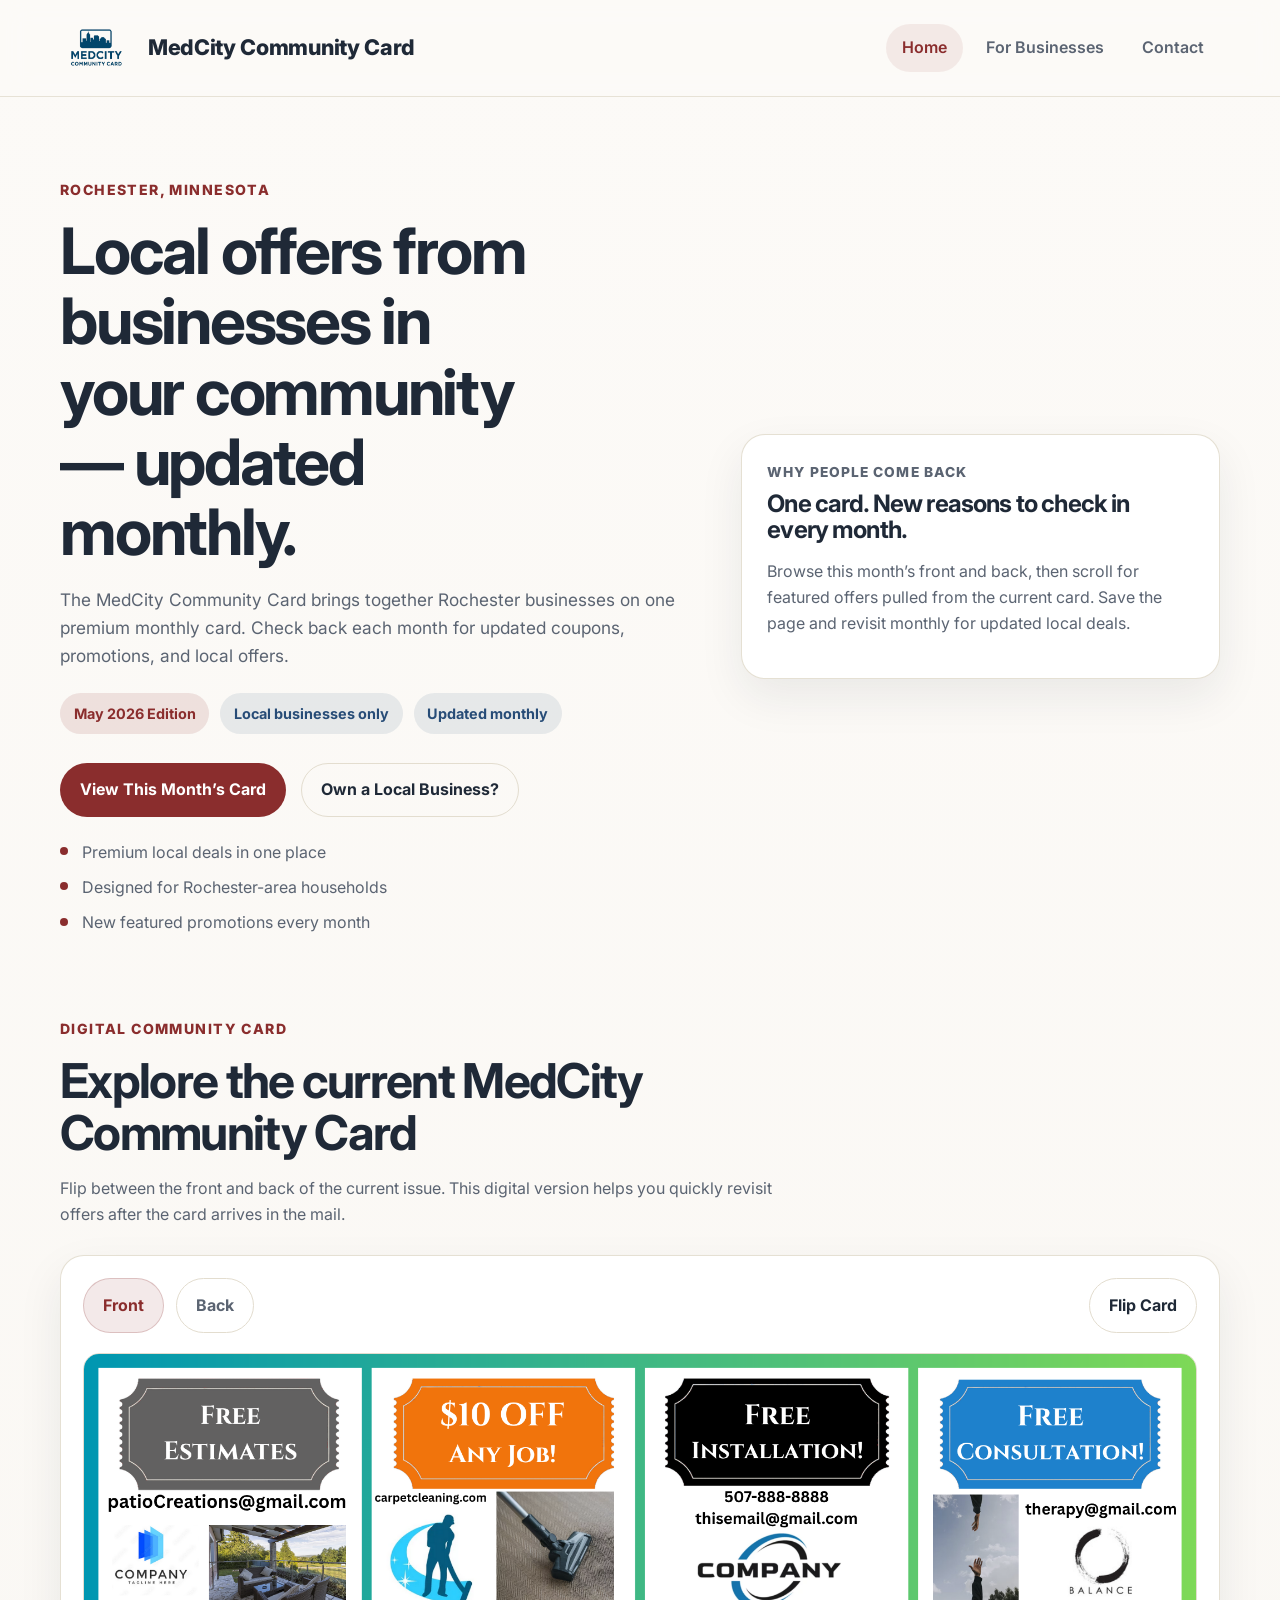
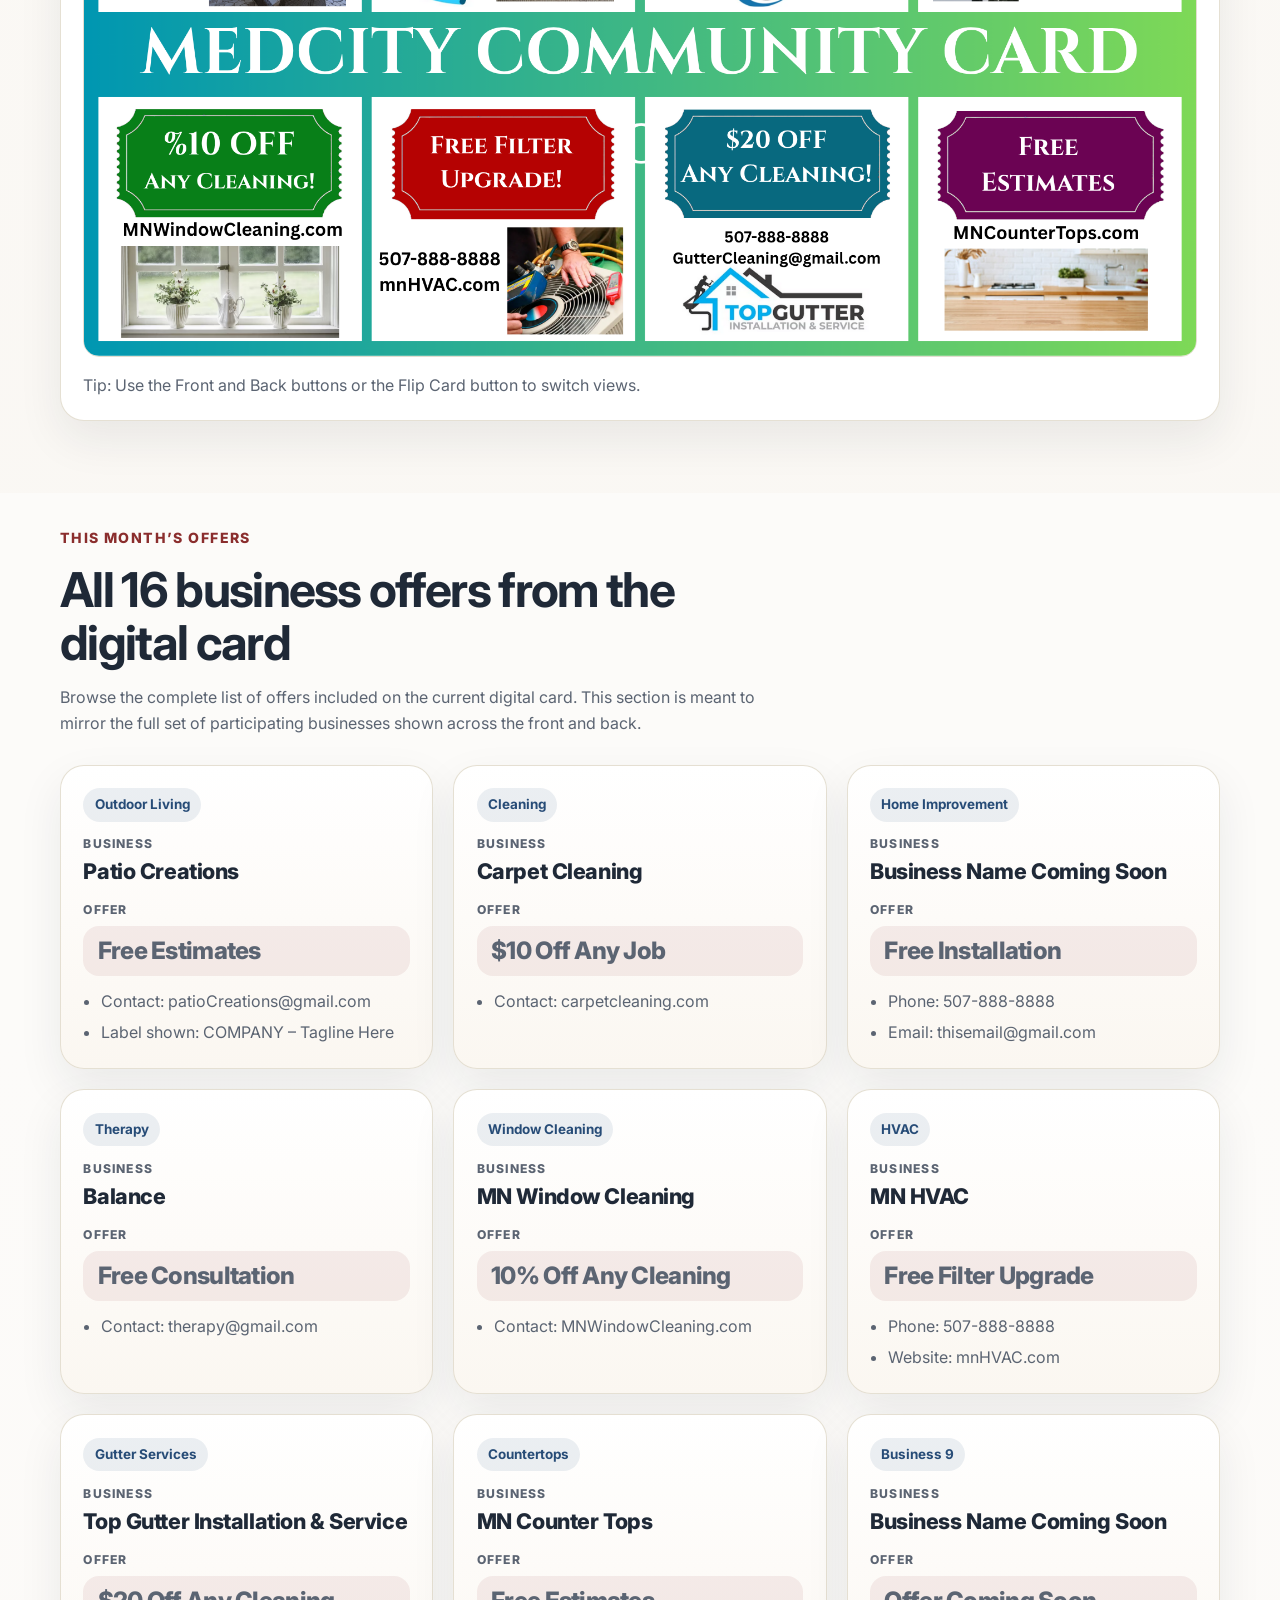
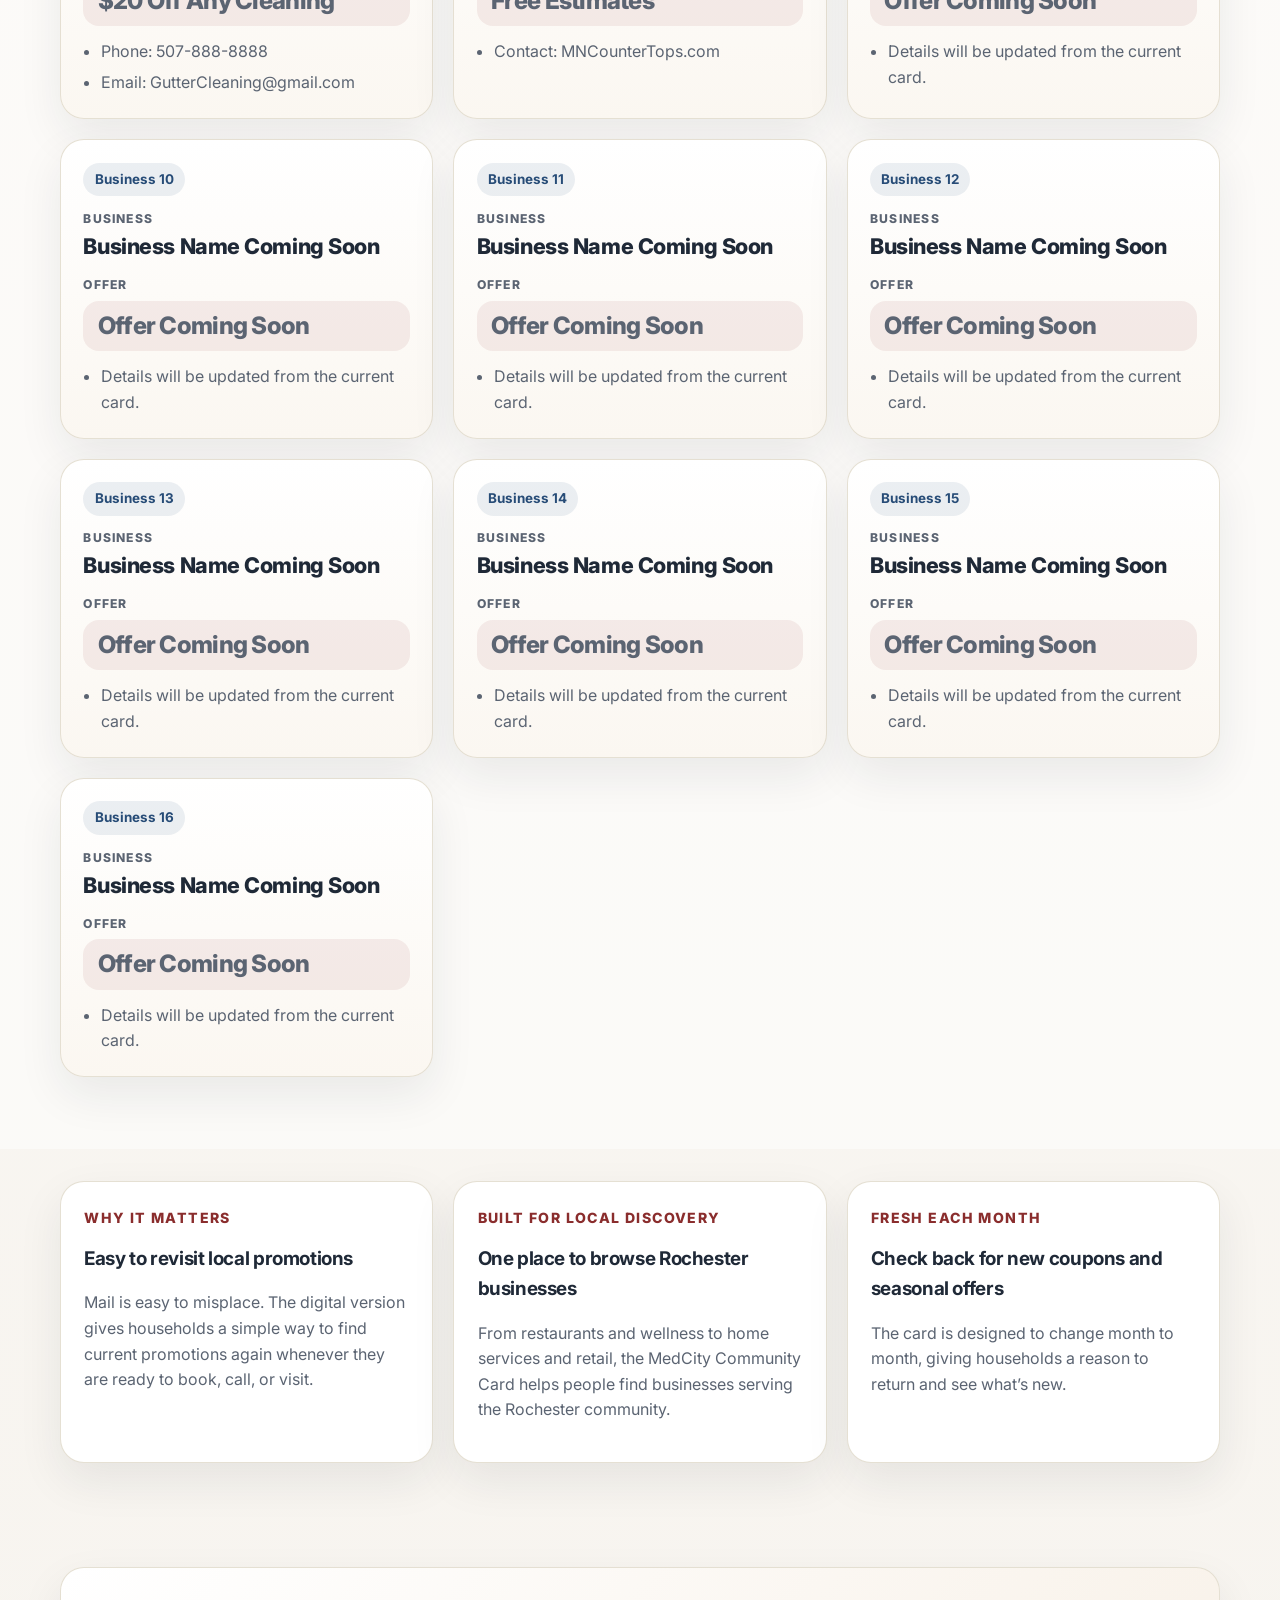
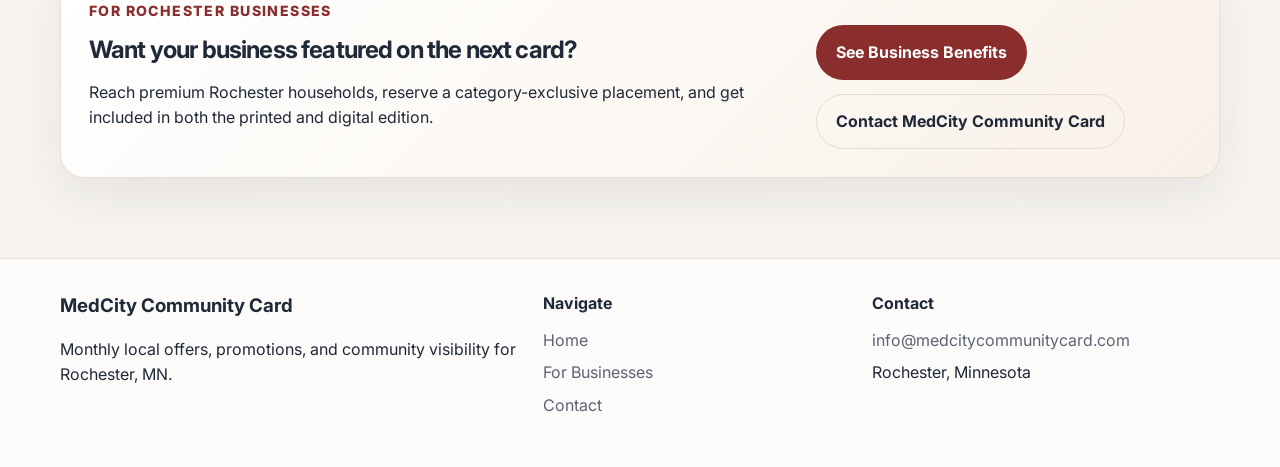
<file: index.html>
<!DOCTYPE html>
<html lang="en">
<head>
  <meta charset="UTF-8" />
  <meta name="viewport" content="width=device-width, initial-scale=1.0" />
  <title>MedCity Community Card | Rochester, MN Local Offers</title>
  <meta
    name="description"
    content="Discover the MedCity Community Card, a monthly digital community card featuring Rochester, Minnesota local offers, coupons, and promotions."
  />
  <meta
    name="keywords"
    content="Rochester MN coupons, Rochester Minnesota local offers, community card, local advertising Rochester MN, MedCity Community Card, Rochester businesses"
  />
  <meta name="author" content="MedCity Community Card" />
  <meta name="robots" content="index, follow" />
  <link rel="canonical" href="https://medcitycommunitycard.com/" />
  <meta property="og:type" content="website" />
  <meta property="og:title" content="MedCity Community Card | Rochester, MN Local Offers" />
  <meta
    property="og:description"
    content="Browse local Rochester, Minnesota offers, coupons, and promotions on the MedCity Community Card."
  />
  <meta property="og:url" content="https://medcitycommunitycard.com/" />
  <meta property="og:image" content="https://medcitycommunitycard.com/Images/Logo.png" />
  <meta property="og:site_name" content="MedCity Community Card" />
  <meta name="twitter:card" content="summary_large_image" />
  <meta name="twitter:title" content="MedCity Community Card | Rochester, MN Local Offers" />
  <meta
    name="twitter:description"
    content="Browse local Rochester, Minnesota offers, coupons, and promotions on the MedCity Community Card."
  />
  <meta name="twitter:image" content="https://medcitycommunitycard.com/Images/Logo.png" />
  <link rel="preconnect" href="https://fonts.googleapis.com" />
  <link rel="preconnect" href="https://fonts.gstatic.com" crossorigin />
  <link
    href="https://fonts.googleapis.com/css2?family=Inter:wght@400;500;600;700;800&display=swap"
    rel="stylesheet"
  />
  <link rel="stylesheet" href="styles.css" />
</head>
<body data-page="home">
  <a class="skip-link" href="#main-content">Skip to content</a>

  <header class="site-header">
    <div class="container header-inner">
      <a class="brand" href="index.html" aria-label="MedCity Community Card home">
        <img src="Images/Logo.png" alt="MedCity Community Card logo" class="brand-logo" />
        <span class="brand-text">MedCity Community Card</span>
      </a>

      <button class="nav-toggle" type="button" aria-expanded="false" aria-controls="site-nav">
        <span class="nav-toggle-bar"></span>
        <span class="nav-toggle-bar"></span>
        <span class="nav-toggle-bar"></span>
        <span class="sr-only">Toggle navigation</span>
      </button>

      <nav id="site-nav" class="site-nav" aria-label="Primary">
        <a href="index.html" class="nav-link active">Home</a>
        <a href="advertisers.html" class="nav-link">For Businesses</a>
        <a href="contact.html" class="nav-link">Contact</a>
      </nav>
    </div>
  </header>

  <main id="main-content">
    <section class="hero hero-home">
      <div class="container hero-grid">
        <div class="hero-copy">
          <span class="eyebrow">Rochester, Minnesota</span>
          <h1>Local offers from businesses in your community — updated monthly.</h1>
          <p class="hero-text">
            The MedCity Community Card brings together Rochester businesses on one premium monthly card.
            Check back each month for updated coupons, promotions, and local offers.
          </p>

          <div class="hero-badges">
            <span class="badge">May 2026 Edition</span>
            <span class="badge badge-alt">Local businesses only</span>
            <span class="badge badge-alt">Updated monthly</span>
          </div>

          <div class="hero-actions">
            <a class="button button-primary" href="#current-card">View This Month’s Card</a>
            <a class="button button-secondary" href="advertisers.html">Own a Local Business?</a>
          </div>

          <ul class="hero-points">
            <li>Premium local deals in one place</li>
            <li>Designed for Rochester-area households</li>
            <li>New featured promotions every month</li>
          </ul>
        </div>

        <div class="hero-panel card-summary-panel">
          <p class="panel-label">Why people come back</p>
          <h2>One card. New reasons to check in every month.</h2>
          <p>
            Browse this month’s front and back, then scroll for featured offers pulled from the current
            card. Save the page and revisit monthly for updated local deals.
          </p>
        </div>
      </div>
    </section>

    <section id="current-card" class="section">
      <div class="container">
        <div class="section-heading">
          <span class="eyebrow">Digital Community Card</span>
          <h2>Explore the current MedCity Community Card</h2>
          <p>
            Flip between the front and back of the current issue. This digital version helps you quickly
            revisit offers after the card arrives in the mail.
          </p>
        </div>

        <div class="card-viewer">
          <div class="card-viewer-toolbar">
            <div class="toolbar-group" role="tablist" aria-label="Card sides">
              <button class="button button-chip is-selected card-side-button" type="button" data-side="front" role="tab" aria-selected="true">
                Front
              </button>
              <button class="button button-chip card-side-button" type="button" data-side="back" role="tab" aria-selected="false">
                Back
              </button>
            </div>

            <button id="flip-card-button" class="button button-secondary" type="button" aria-pressed="false">
              Flip Card
            </button>
          </div>

          <div class="card-stage">
            <div class="community-card" id="community-card" data-side="front" aria-live="polite">
              <div class="community-card-face community-card-front">
                <img
                  src="Images/Community_Card_Front.png"
                  alt="Front side of the current MedCity Community Card"
                  loading="eager"
                />
              </div>
              <div class="community-card-face community-card-back">
                <img
                  src="Images/Community_Card_Back.png"
                  alt="Back side of the current MedCity Community Card"
                  loading="lazy"
                />
              </div>
            </div>
          </div>

          <p class="viewer-note">
            Tip: Use the Front and Back buttons or the Flip Card button to switch views.
          </p>
        </div>
      </div>
    </section>

    <section class="section section-alt">
      <div class="container">
        <div class="section-heading">
          <span class="eyebrow">This Month’s Offers</span>
          <h2>All 16 business offers from the digital card</h2>
          <p>
            Browse the complete list of offers included on the current digital card. This section is meant
            to mirror the full set of participating businesses shown across the front and back.
          </p>
        </div>

        <div id="featured-offers" class="offers-grid" aria-live="polite"></div>
      </div>
    </section>

    <section class="section">
      <div class="container info-grid">
        <div class="info-card">
          <span class="eyebrow">Why it matters</span>
          <h3>Easy to revisit local promotions</h3>
          <p>
            Mail is easy to misplace. The digital version gives households a simple way to find current
            promotions again whenever they are ready to book, call, or visit.
          </p>
        </div>

        <div class="info-card">
          <span class="eyebrow">Built for local discovery</span>
          <h3>One place to browse Rochester businesses</h3>
          <p>
            From restaurants and wellness to home services and retail, the MedCity Community Card helps
            people find businesses serving the Rochester community.
          </p>
        </div>

        <div class="info-card">
          <span class="eyebrow">Fresh each month</span>
          <h3>Check back for new coupons and seasonal offers</h3>
          <p>
            The card is designed to change month to month, giving households a reason to return and see
            what’s new.
          </p>
        </div>
      </div>
    </section>

    <section class="section cta-section">
      <div class="container cta-panel">
        <div>
          <span class="eyebrow">For Rochester Businesses</span>
          <h2>Want your business featured on the next card?</h2>
          <p>
            Reach premium Rochester households, reserve a category-exclusive placement, and get included in
            both the printed and digital edition.
          </p>
        </div>

        <div class="cta-actions">
          <a class="button button-primary" href="advertisers.html">See Business Benefits</a>
          <a class="button button-secondary" href="contact.html">Contact MedCity Community Card</a>
        </div>
      </div>
    </section>
  </main>

  <footer class="site-footer">
    <div class="container footer-grid">
      <div>
        <h3>MedCity Community Card</h3>
        <p>Monthly local offers, promotions, and community visibility for Rochester, MN.</p>
      </div>

      <div>
        <h4>Navigate</h4>
        <ul class="footer-links">
          <li><a href="index.html">Home</a></li>
          <li><a href="advertisers.html">For Businesses</a></li>
          <li><a href="contact.html">Contact</a></li>
        </ul>
      </div>

      <div>
        <h4>Contact</h4>
        <ul class="footer-links">
          <li><a href="mailto:info@medcitycommunitycard.com">info@medcitycommunitycard.com</a></li>
          <!-- <li><a href="tel:5079999999">507-999-9999</a></li> -->
          <li>Rochester, Minnesota</li>
        </ul>
      </div>
    </div>
  </footer>

  <script src="script.js"></script>
</body>
</html>
</file>
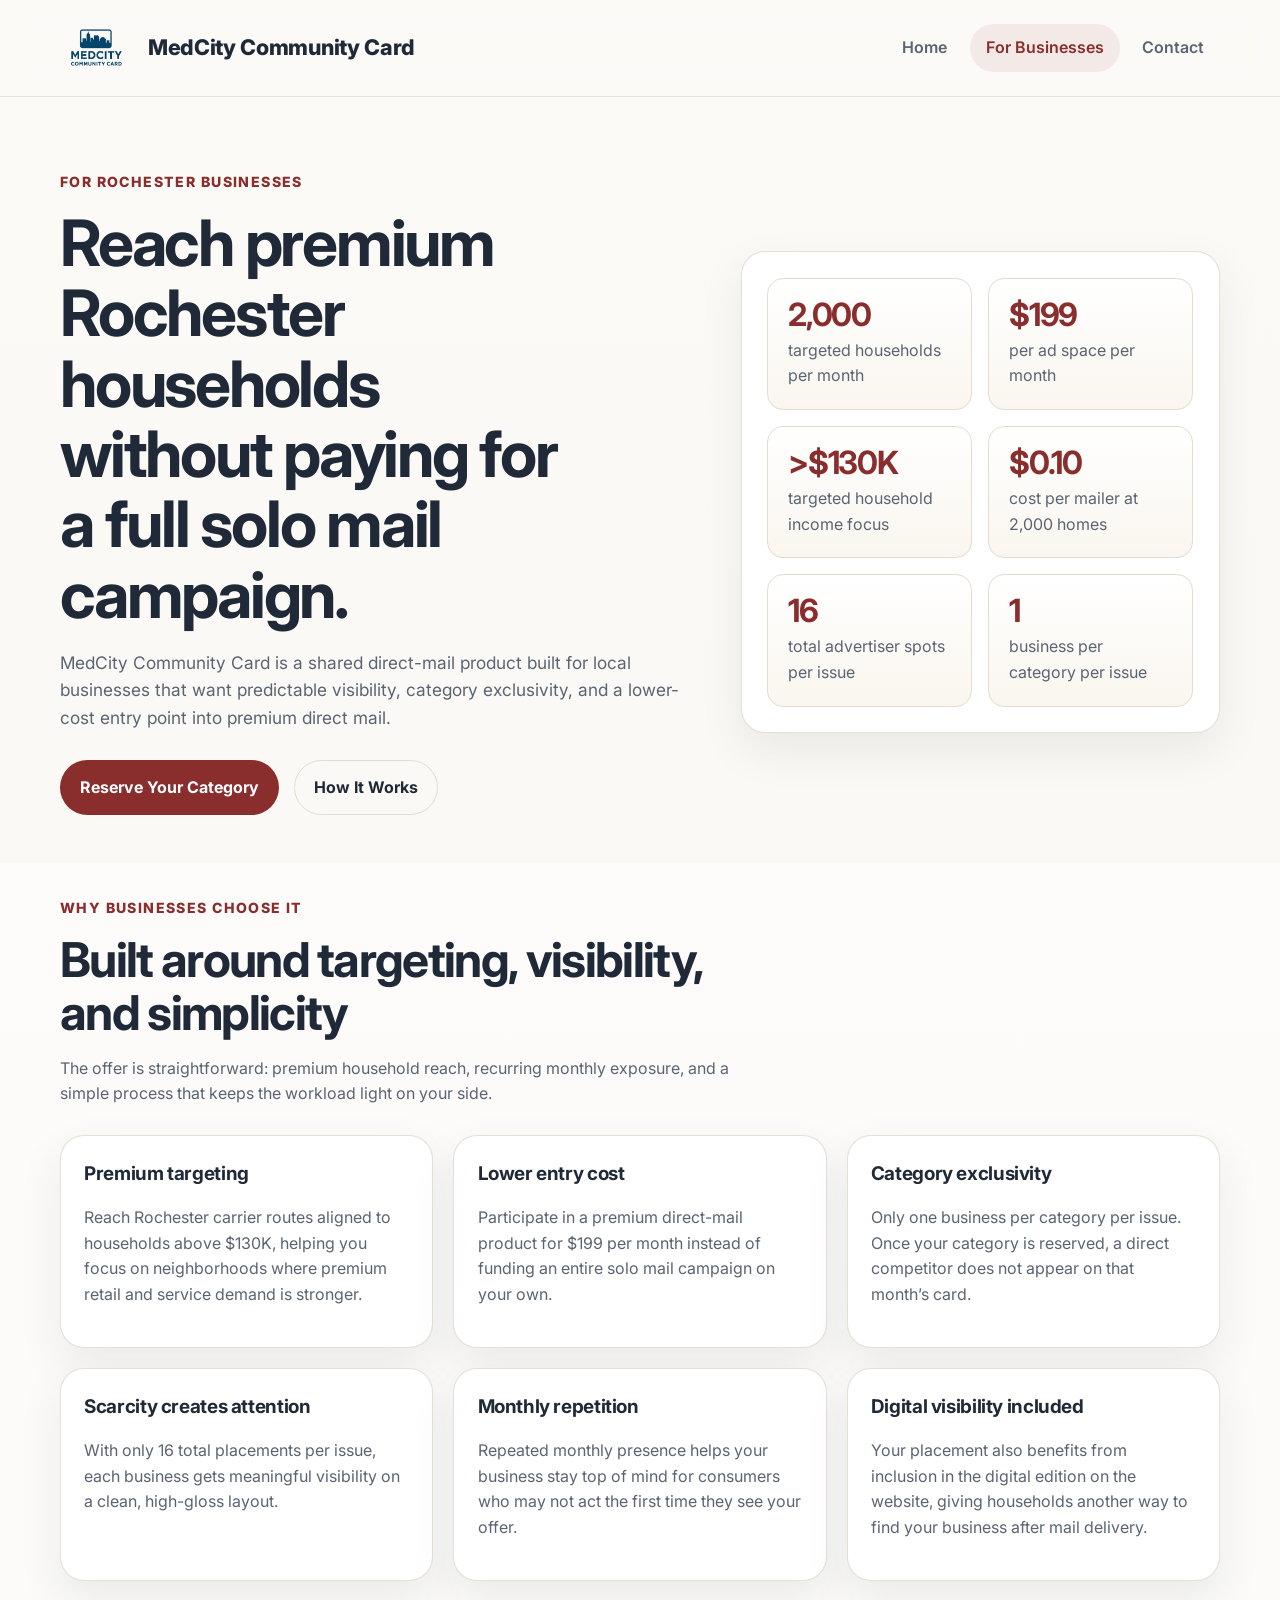
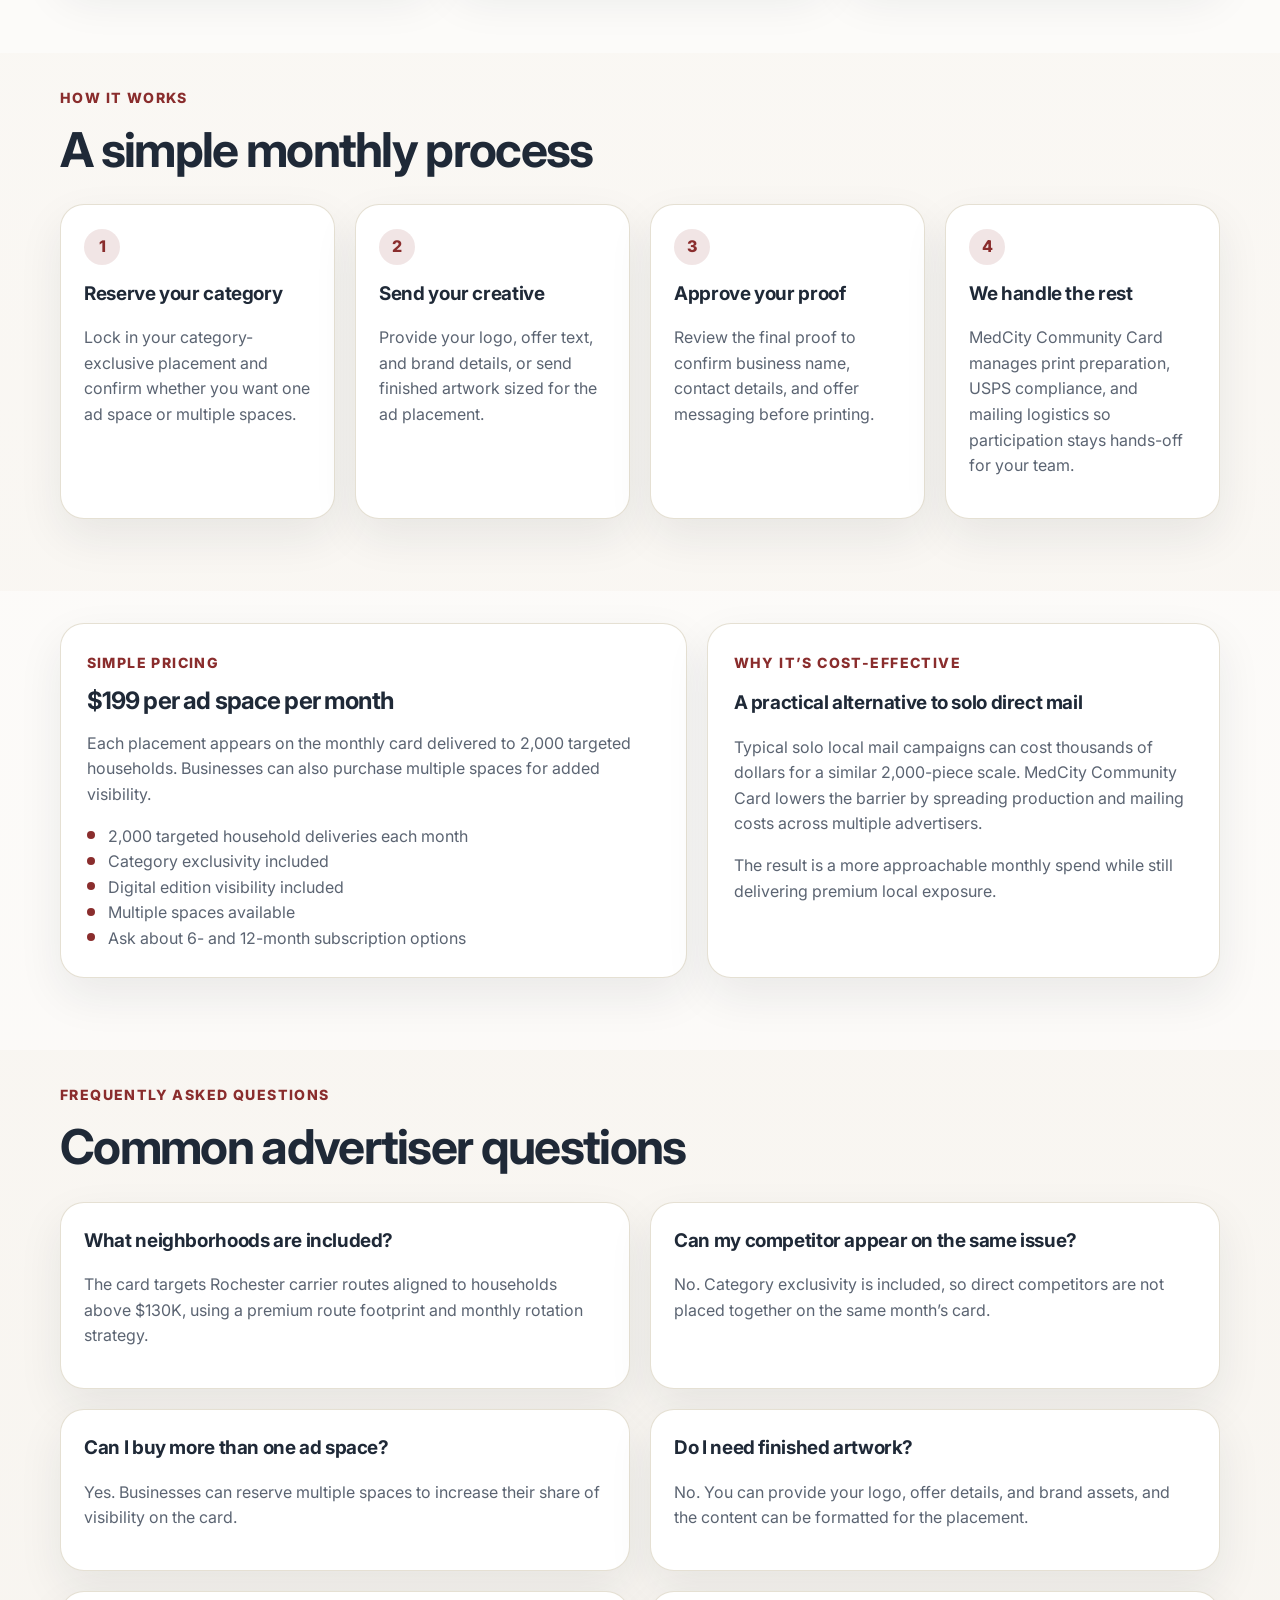
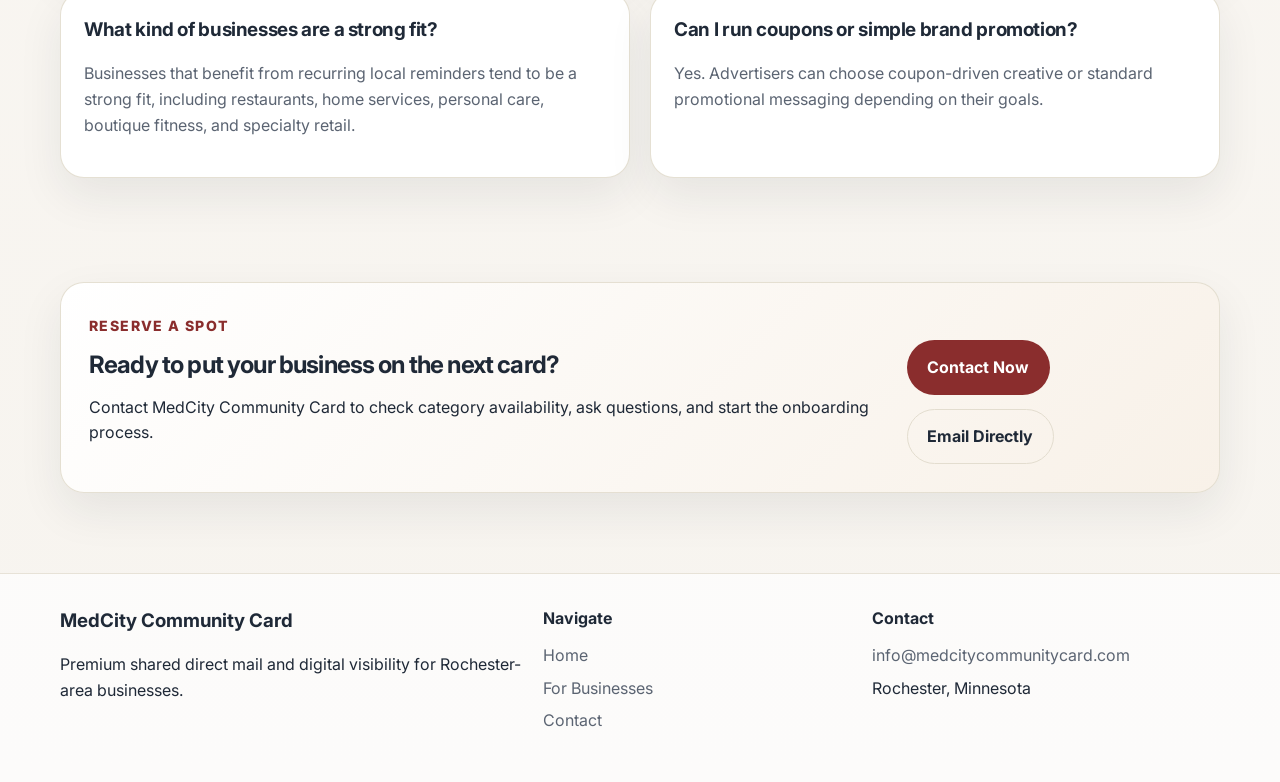
<file: advertisers.html>
<!DOCTYPE html>
<html lang="en">
<head>
  <meta charset="UTF-8" />
  <meta name="viewport" content="width=device-width, initial-scale=1.0" />
  <title>For Businesses | MedCity Community Card</title>
  <meta
    name="description"
    content="Learn why Rochester businesses advertise with MedCity Community Card to reach premium households with a lower entry cost than solo direct mail."
  />
  <meta
    name="keywords"
    content="Rochester MN advertising, direct mail advertising Rochester, local business marketing Rochester MN, shared mailer Rochester, MedCity Community Card advertisers"
  />
  <meta name="author" content="MedCity Community Card" />
  <meta name="robots" content="index, follow" />
  <link rel="canonical" href="https://medcitycommunitycard.com/advertisers.html" />
  <meta property="og:type" content="website" />
  <meta property="og:title" content="For Businesses | MedCity Community Card" />
  <meta
    property="og:description"
    content="See why Rochester businesses use MedCity Community Card for premium neighborhood visibility and category-exclusive placement."
  />
  <meta property="og:url" content="https://medcitycommunitycard.com/advertisers.html" />
  <meta property="og:image" content="https://medcitycommunitycard.com/Images/Logo.png" />
  <meta property="og:site_name" content="MedCity Community Card" />
  <meta name="twitter:card" content="summary_large_image" />
  <meta name="twitter:title" content="For Businesses | MedCity Community Card" />
  <meta
    name="twitter:description"
    content="See why Rochester businesses use MedCity Community Card for premium neighborhood visibility and category-exclusive placement."
  />
  <meta name="twitter:image" content="https://medcitycommunitycard.com/Images/Logo.png" />
  <link rel="preconnect" href="https://fonts.googleapis.com" />
  <link rel="preconnect" href="https://fonts.gstatic.com" crossorigin />
  <link
    href="https://fonts.googleapis.com/css2?family=Inter:wght@400;500;600;700;800&display=swap"
    rel="stylesheet"
  />
  <link rel="stylesheet" href="styles.css" />
</head>
<body data-page="advertisers">
  <a class="skip-link" href="#main-content">Skip to content</a>

  <header class="site-header">
    <div class="container header-inner">
      <a class="brand" href="index.html" aria-label="MedCity Community Card home">
        <img src="Images/Logo.png" alt="MedCity Community Card logo" class="brand-logo" />
        <span class="brand-text">MedCity Community Card</span>
      </a>

      <button class="nav-toggle" type="button" aria-expanded="false" aria-controls="site-nav">
        <span class="nav-toggle-bar"></span>
        <span class="nav-toggle-bar"></span>
        <span class="nav-toggle-bar"></span>
        <span class="sr-only">Toggle navigation</span>
      </button>

      <nav id="site-nav" class="site-nav" aria-label="Primary">
        <a href="index.html" class="nav-link">Home</a>
        <a href="advertisers.html" class="nav-link active">For Businesses</a>
        <a href="contact.html" class="nav-link">Contact</a>
      </nav>
    </div>
  </header>

  <main id="main-content">
    <section class="hero">
      <div class="container hero-grid">
        <div class="hero-copy">
          <span class="eyebrow">For Rochester Businesses</span>
          <h1>Reach premium Rochester households without paying for a full solo mail campaign.</h1>
          <p class="hero-text">
            MedCity Community Card is a shared direct-mail product built for local businesses that want
            predictable visibility, category exclusivity, and a lower-cost entry point into premium direct
            mail.
          </p>

          <div class="hero-actions">
            <a class="button button-primary" href="contact.html">Reserve Your Category</a>
            <a class="button button-secondary" href="#how-it-works">How It Works</a>
          </div>
        </div>

        <div class="hero-panel stats-panel">
          <div class="stat-item">
            <strong>2,000</strong>
            <span>targeted households per month</span>
          </div>
          <div class="stat-item">
            <strong>$199</strong>
            <span>per ad space per month</span>
          </div>
          <div class="stat-item">
            <strong>>$130K</strong>
            <span>targeted household income focus</span>
          </div>
          <div class="stat-item">
            <strong>$0.10</strong>
            <span>cost per mailer at 2,000 homes</span>
          </div>
          <div class="stat-item">
            <strong>16</strong>
            <span>total advertiser spots per issue</span>
          </div>
          <div class="stat-item">
            <strong>1</strong>
            <span>business per category per issue</span>
          </div>
        </div>
      </div>
    </section>

    <section class="section section-alt">
      <div class="container">
        <div class="section-heading">
          <span class="eyebrow">Why Businesses Choose It</span>
          <h2>Built around targeting, visibility, and simplicity</h2>
          <p>
            The offer is straightforward: premium household reach, recurring monthly exposure, and a simple
            process that keeps the workload light on your side.
          </p>
        </div>

        <div class="benefits-grid">
          <article class="info-card">
            <h3>Premium targeting</h3>
            <p>
              Reach Rochester carrier routes aligned to households above $130K, helping you focus on
              neighborhoods where premium retail and service demand is stronger.
            </p>
          </article>

          <article class="info-card">
            <h3>Lower entry cost</h3>
            <p>
              Participate in a premium direct-mail product for $199 per month instead of funding an entire
              solo mail campaign on your own.
            </p>
          </article>

          <article class="info-card">
            <h3>Category exclusivity</h3>
            <p>
              Only one business per category per issue. Once your category is reserved, a direct competitor
              does not appear on that month’s card.
            </p>
          </article>

          <article class="info-card">
            <h3>Scarcity creates attention</h3>
            <p>
              With only 16 total placements per issue, each business gets meaningful visibility on a clean,
              high-gloss layout.
            </p>
          </article>

          <article class="info-card">
            <h3>Monthly repetition</h3>
            <p>
              Repeated monthly presence helps your business stay top of mind for consumers who may not act
              the first time they see your offer.
            </p>
          </article>

          <article class="info-card">
            <h3>Digital visibility included</h3>
            <p>
              Your placement also benefits from inclusion in the digital edition on the website, giving
              households another way to find your business after mail delivery.
            </p>
          </article>
        </div>
      </div>
    </section>

    <section id="how-it-works" class="section">
      <div class="container">
        <div class="section-heading">
          <span class="eyebrow">How It Works</span>
          <h2>A simple monthly process</h2>
        </div>

        <div class="steps-grid">
          <article class="step-card">
            <span class="step-number">1</span>
            <h3>Reserve your category</h3>
            <p>
              Lock in your category-exclusive placement and confirm whether you want one ad space or
              multiple spaces.
            </p>
          </article>

          <article class="step-card">
            <span class="step-number">2</span>
            <h3>Send your creative</h3>
            <p>
              Provide your logo, offer text, and brand details, or send finished artwork sized for the ad
              placement.
            </p>
          </article>

          <article class="step-card">
            <span class="step-number">3</span>
            <h3>Approve your proof</h3>
            <p>
              Review the final proof to confirm business name, contact details, and offer messaging before
              printing.
            </p>
          </article>

          <article class="step-card">
            <span class="step-number">4</span>
            <h3>We handle the rest</h3>
            <p>
              MedCity Community Card manages print preparation, USPS compliance, and mailing logistics so
              participation stays hands-off for your team.
            </p>
          </article>
        </div>
      </div>
    </section>

    <section class="section section-alt">
      <div class="container pricing-layout">
        <div class="pricing-card">
          <span class="eyebrow">Simple Pricing</span>
          <h2>$199 per ad space per month</h2>
          <p>
            Each placement appears on the monthly card delivered to 2,000 targeted households. Businesses
            can also purchase multiple spaces for added visibility.
          </p>

          <ul class="feature-list">
            <li>2,000 targeted household deliveries each month</li>
            <li>Category exclusivity included</li>
            <li>Digital edition visibility included</li>
            <li>Multiple spaces available</li>
            <li>Ask about 6- and 12-month subscription options</li>
          </ul>
        </div>

        <div class="comparison-card">
          <span class="eyebrow">Why It’s Cost-Effective</span>
          <h3>A practical alternative to solo direct mail</h3>
          <p>
            Typical solo local mail campaigns can cost thousands of dollars for a similar 2,000-piece scale.
            MedCity Community Card lowers the barrier by spreading production and mailing costs across
            multiple advertisers.
          </p>
          <p>
            The result is a more approachable monthly spend while still delivering premium local exposure.
          </p>
        </div>
      </div>
    </section>

    <section class="section">
      <div class="container">
        <div class="section-heading">
          <span class="eyebrow">Frequently Asked Questions</span>
          <h2>Common advertiser questions</h2>
        </div>

        <div class="faq-list">
          <article class="faq-item">
            <h3>What neighborhoods are included?</h3>
            <p>
              The card targets Rochester carrier routes aligned to households above $130K, using a premium
              route footprint and monthly rotation strategy.
            </p>
          </article>

          <article class="faq-item">
            <h3>Can my competitor appear on the same issue?</h3>
            <p>
              No. Category exclusivity is included, so direct competitors are not placed together on the
              same month’s card.
            </p>
          </article>

          <article class="faq-item">
            <h3>Can I buy more than one ad space?</h3>
            <p>
              Yes. Businesses can reserve multiple spaces to increase their share of visibility on the card.
            </p>
          </article>

          <article class="faq-item">
            <h3>Do I need finished artwork?</h3>
            <p>
              No. You can provide your logo, offer details, and brand assets, and the content can be
              formatted for the placement.
            </p>
          </article>

          <article class="faq-item">
            <h3>What kind of businesses are a strong fit?</h3>
            <p>
              Businesses that benefit from recurring local reminders tend to be a strong fit, including
              restaurants, home services, personal care, boutique fitness, and specialty retail.
            </p>
          </article>

          <article class="faq-item">
            <h3>Can I run coupons or simple brand promotion?</h3>
            <p>
              Yes. Advertisers can choose coupon-driven creative or standard promotional messaging depending
              on their goals.
            </p>
          </article>
        </div>
      </div>
    </section>

    <section class="section cta-section">
      <div class="container cta-panel">
        <div>
          <span class="eyebrow">Reserve a Spot</span>
          <h2>Ready to put your business on the next card?</h2>
          <p>
            Contact MedCity Community Card to check category availability, ask questions, and start the
            onboarding process.
          </p>
        </div>

        <div class="cta-actions">
          <a class="button button-primary" href="contact.html">Contact Now</a>
          <a class="button button-secondary" href="mailto:info@medcitycommunitycard.com">Email Directly</a>
        </div>
      </div>
    </section>
  </main>

  <footer class="site-footer">
    <div class="container footer-grid">
      <div>
        <h3>MedCity Community Card</h3>
        <p>Premium shared direct mail and digital visibility for Rochester-area businesses.</p>
      </div>

      <div>
        <h4>Navigate</h4>
        <ul class="footer-links">
          <li><a href="index.html">Home</a></li>
          <li><a href="advertisers.html">For Businesses</a></li>
          <li><a href="contact.html">Contact</a></li>
        </ul>
      </div>

      <div>
        <h4>Contact</h4>
        <ul class="footer-links">
          <li><a href="mailto:info@medcitycommunitycard.com">info@medcitycommunitycard.com</a></li>
          <!-- <li><a href="tel:5079999999">507-999-9999</a></li> -->
          <li>Rochester, Minnesota</li>
        </ul>
      </div>
    </div>
  </footer>

  <script src="script.js"></script>
</body>
</html>
</file>
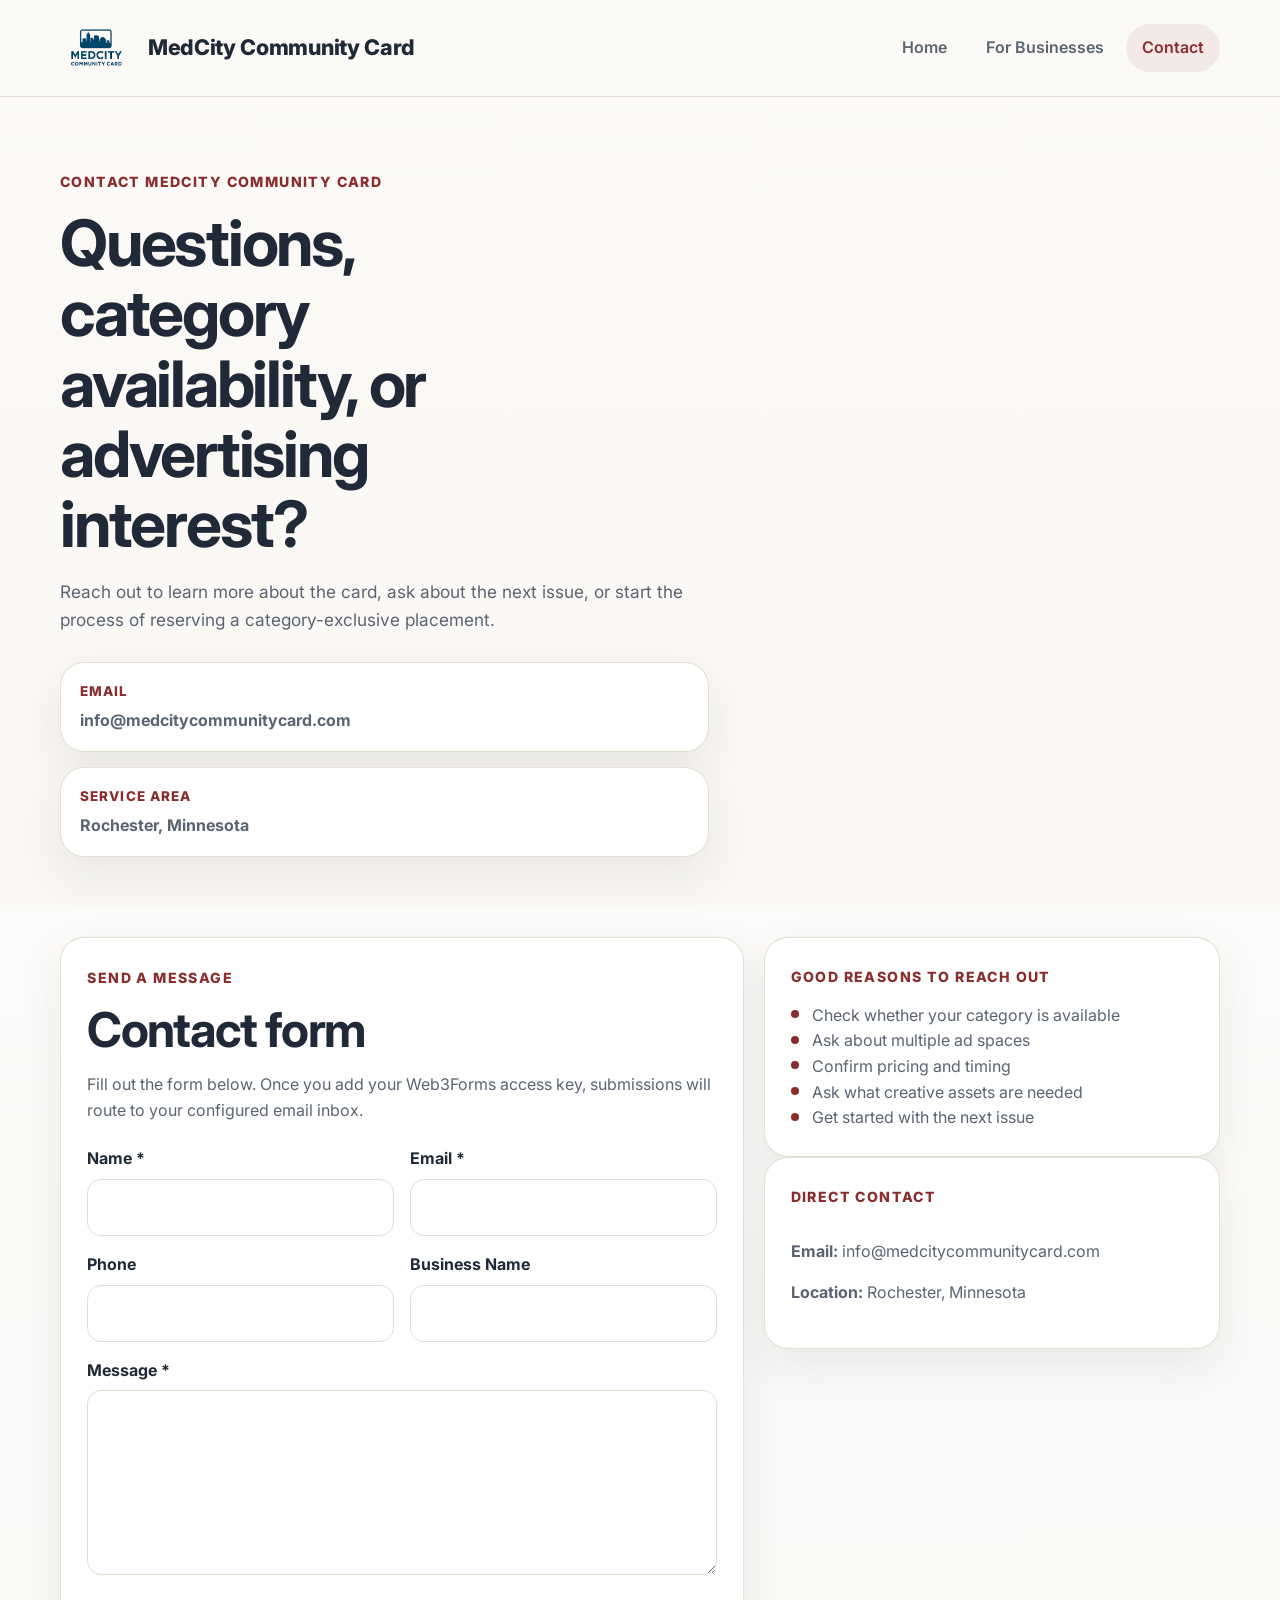
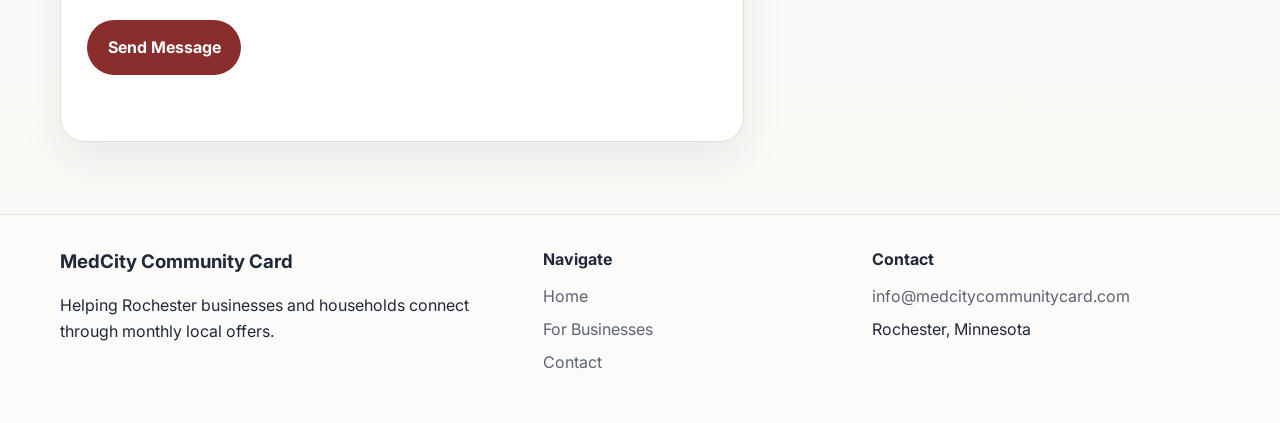
<file: contact.html>
<!DOCTYPE html>
<html lang="en">
<head>
  <meta charset="UTF-8" />
  <meta name="viewport" content="width=device-width, initial-scale=1.0" />
  <title>Contact | MedCity Community Card</title>
  <meta
    name="description"
    content="Contact MedCity Community Card to ask about local advertising, category availability, or general questions."
  />
  <meta
    name="keywords"
    content="contact MedCity Community Card, Rochester MN advertising contact, local advertising Rochester Minnesota, MedCity Community Card email, Rochester business mailer contact"
  />
  <meta name="author" content="MedCity Community Card" />
  <meta name="robots" content="index, follow" />
  <link rel="canonical" href="https://medcitycommunitycard.com/contact.html" />
  <meta property="og:type" content="website" />
  <meta property="og:title" content="Contact | MedCity Community Card" />
  <meta
    property="og:description"
    content="Get in touch with MedCity Community Card about category availability, local advertising, and business inquiries in Rochester, Minnesota."
  />
  <meta property="og:url" content="https://medcitycommunitycard.com/contact.html" />
  <meta property="og:image" content="https://medcitycommunitycard.com/Images/Logo.png" />
  <meta property="og:site_name" content="MedCity Community Card" />
  <meta name="twitter:card" content="summary_large_image" />
  <meta name="twitter:title" content="Contact | MedCity Community Card" />
  <meta
    name="twitter:description"
    content="Get in touch with MedCity Community Card about category availability, local advertising, and business inquiries in Rochester, Minnesota."
  />
  <meta name="twitter:image" content="https://medcitycommunitycard.com/Images/Logo.png" />
  <link rel="preconnect" href="https://fonts.googleapis.com" />
  <link rel="preconnect" href="https://fonts.gstatic.com" crossorigin />
  <link
    href="https://fonts.googleapis.com/css2?family=Inter:wght@400;500;600;700;800&display=swap"
    rel="stylesheet"
  />
  <link rel="stylesheet" href="styles.css" />
</head>
<body data-page="contact">
  <a class="skip-link" href="#main-content">Skip to content</a>

  <header class="site-header">
    <div class="container header-inner">
      <a class="brand" href="index.html" aria-label="MedCity Community Card home">
        <img src="Images/Logo.png" alt="MedCity Community Card logo" class="brand-logo" />
        <span class="brand-text">MedCity Community Card</span>
      </a>

      <button class="nav-toggle" type="button" aria-expanded="false" aria-controls="site-nav">
        <span class="nav-toggle-bar"></span>
        <span class="nav-toggle-bar"></span>
        <span class="nav-toggle-bar"></span>
        <span class="sr-only">Toggle navigation</span>
      </button>

      <nav id="site-nav" class="site-nav" aria-label="Primary">
        <a href="index.html" class="nav-link">Home</a>
        <a href="advertisers.html" class="nav-link">For Businesses</a>
        <a href="contact.html" class="nav-link active">Contact</a>
      </nav>
    </div>
  </header>

  <main id="main-content">
    <section class="hero">
      <div class="container hero-grid">
        <div class="hero-copy">
          <span class="eyebrow">Contact MedCity Community Card</span>
          <h1>Questions, category availability, or advertising interest?</h1>
          <p class="hero-text">
            Reach out to learn more about the card, ask about the next issue, or start the process of
            reserving a category-exclusive placement.
          </p>

          <div class="contact-detail-list">
            <a class="contact-detail-card" href="mailto:info@medcitycommunitycard.com">
              <span class="contact-label">Email</span>
              <strong>info@medcitycommunitycard.com</strong>
            </a>

            <!--
            <a class="contact-detail-card" href="tel:5079999999">
              <span class="contact-label">Phone</span>
              <strong>507-999-9999</strong>
            </a>
            -->

            <div class="contact-detail-card">
              <span class="contact-label">Service Area</span>
              <strong>Rochester, Minnesota</strong>
            </div>
          </div>
        </div>

      </div>
    </section>

    <section class="section section-alt">
      <div class="container contact-grid">
        <div class="contact-form-wrapper">
          <div class="section-heading left-aligned">
            <span class="eyebrow">Send a Message</span>
            <h2>Contact form</h2>
            <p>
              Fill out the form below. Once you add your Web3Forms access key, submissions will route to
              your configured email inbox.
            </p>
          </div>

          <form
            id="contact-form"
            class="contact-form"
            action="https://api.web3forms.com/submit"
            method="POST"
          >
            <input type="hidden" name="access_key" value="ee5f2fcb-dbaf-446a-8c5f-33ebb8f3b4c1" />
            <input type="hidden" name="subject" value="New MedCity Community Card Website Inquiry" />
            <input type="hidden" name="from_name" value="MedCity Community Card Website" />
            <input type="checkbox" name="botcheck" class="hidden-field" tabindex="-1" autocomplete="off" />

            <div class="form-row">
              <label class="form-field">
                <span>Name *</span>
                <input type="text" name="name" required />
              </label>

              <label class="form-field">
                <span>Email *</span>
                <input type="email" name="email" required />
              </label>
            </div>

            <div class="form-row">
              <label class="form-field">
                <span>Phone</span>
                <input type="tel" name="phone" />
              </label>

              <label class="form-field">
                <span>Business Name</span>
                <input type="text" name="business_name" />
              </label>
            </div>

            <label class="form-field">
              <span>Message *</span>
              <textarea name="message" rows="6" required></textarea>
            </label>

            <div class="form-actions">
              <button class="button button-primary" type="submit">Send Message</button>
            </div>

            <div id="form-status" class="form-status" aria-live="polite"></div>
          </form>
        </div>

        <aside class="contact-sidebar">
          <div class="sidebar-card">
            <span class="eyebrow">Good reasons to reach out</span>
            <ul class="feature-list">
              <li>Check whether your category is available</li>
              <li>Ask about multiple ad spaces</li>
              <li>Confirm pricing and timing</li>
              <li>Ask what creative assets are needed</li>
              <li>Get started with the next issue</li>
            </ul>
          </div>

          <div class="sidebar-card">
            <span class="eyebrow">Direct Contact</span>
            <p><strong>Email:</strong> <a href="mailto:info@medcitycommunitycard.com">info@medcitycommunitycard.com</a></p>
            <!-- <p><strong>Phone:</strong> <a href="tel:5079999999">507-999-9999</a></p> -->
            <p><strong>Location:</strong> Rochester, Minnesota</p>
          </div>
        </aside>
      </div>
    </section>
  </main>

  <footer class="site-footer">
    <div class="container footer-grid">
      <div>
        <h3>MedCity Community Card</h3>
        <p>Helping Rochester businesses and households connect through monthly local offers.</p>
      </div>

      <div>
        <h4>Navigate</h4>
        <ul class="footer-links">
          <li><a href="index.html">Home</a></li>
          <li><a href="advertisers.html">For Businesses</a></li>
          <li><a href="contact.html">Contact</a></li>
        </ul>
      </div>

      <div>
        <h4>Contact</h4>
        <ul class="footer-links">
          <li><a href="mailto:info@medcitycommunitycard.com">info@medcitycommunitycard.com</a></li>
          <!-- <li><a href="tel:5079999999">507-999-9999</a></li> -->
          <li>Rochester, Minnesota</li>
        </ul>
      </div>
    </div>
  </footer>

  <script src="script.js"></script>
</body>
</html>
</file>
<file: styles.css>
:root {
  --bg: #f7f4ef;
  --surface: #ffffff;
  --surface-alt: #f1ece3;
  --text: #1f2937;
  --muted: #5b6472;
  --border: #e3ddcf;
  --primary: #8a2d2d;
  --primary-dark: #6e2121;
  --secondary: #274c77;
  --shadow: 0 18px 45px rgba(31, 41, 55, 0.08);
  --radius-lg: 24px;
  --radius-md: 16px;
  --radius-sm: 12px;
  --container: 1160px;
  --transition: 0.25s ease;
}

*,
*::before,
*::after {
  box-sizing: border-box;
}

html {
  scroll-behavior: smooth;
}

body {
  margin: 0;
  font-family: "Inter", sans-serif;
  color: var(--text);
  background: linear-gradient(180deg, #fcfaf7 0%, var(--bg) 100%);
  line-height: 1.6;
}

img {
  max-width: 100%;
  display: block;
}

a {
  color: inherit;
  text-decoration: none;
}

button,
input,
textarea {
  font: inherit;
}

button {
  cursor: pointer;
}

.container {
  width: min(calc(100% - 2rem), var(--container));
  margin: 0 auto;
}

.skip-link,
.sr-only,
.hidden-field {
  position: absolute;
  left: -9999px;
}

.skip-link:focus {
  left: 1rem;
  top: 1rem;
  z-index: 1000;
  background: var(--text);
  color: #fff;
  padding: 0.75rem 1rem;
  border-radius: 0.5rem;
}

.site-header {
  position: sticky;
  top: 0;
  z-index: 50;
  background: rgba(252, 250, 247, 0.88);
  backdrop-filter: blur(14px);
  border-bottom: 1px solid rgba(227, 221, 207, 0.8);
}

.header-inner {
  display: flex;
  align-items: center;
  justify-content: space-between;
  gap: 1rem;
  min-height: 96px;
}

.brand {
  display: inline-flex;
  align-items: center;
  gap: 1rem;
  font-weight: 800;
  letter-spacing: -0.02em;
}

.brand-logo {
  width: 72px;
  height: 72px;
  object-fit: contain;
}

.brand-text {
  font-size: 1.35rem;
  line-height: 1.1;
}

.site-nav {
  display: flex;
  align-items: center;
  gap: 0.4rem;
}

.nav-link {
  padding: 0.7rem 1rem;
  border-radius: 999px;
  color: var(--muted);
  font-weight: 600;
  transition: background var(--transition), color var(--transition);
}

.nav-link:hover,
.nav-link:focus-visible,
.nav-link.active {
  background: rgba(138, 45, 45, 0.08);
  color: var(--primary);
}

.nav-toggle {
  display: none;
  width: 48px;
  height: 48px;
  border: 1px solid var(--border);
  border-radius: 12px;
  background: var(--surface);
  align-items: center;
  justify-content: center;
  flex-direction: column;
  gap: 0.28rem;
}

.nav-toggle-bar {
  width: 22px;
  height: 2px;
  background: var(--text);
  border-radius: 999px;
}

.hero {
  padding: 4.5rem 0 3rem;
}

.hero-home {
  padding-top: 5rem;
}

.hero-grid {
  display: grid;
  grid-template-columns: minmax(0, 1.15fr) minmax(320px, 0.85fr);
  gap: 2rem;
  align-items: center;
}

.eyebrow {
  display: inline-block;
  margin-bottom: 0.9rem;
  color: var(--primary);
  font-size: 0.88rem;
  font-weight: 800;
  letter-spacing: 0.1em;
  text-transform: uppercase;
}

.hero h1,
.section-heading h2,
.cta-panel h2,
.hero-panel h2,
.pricing-card h2 {
  margin: 0;
  line-height: 1.1;
  letter-spacing: -0.035em;
}

.hero h1 {
  font-size: clamp(2.35rem, 5vw, 4.3rem);
  max-width: 12ch;
}

.hero-text {
  font-size: 1.08rem;
  color: var(--muted);
  max-width: 60ch;
  margin: 1.15rem 0 0;
}

.hero-badges {
  display: flex;
  flex-wrap: wrap;
  gap: 0.7rem;
  margin-top: 1.5rem;
}

.badge {
  display: inline-flex;
  align-items: center;
  padding: 0.55rem 0.85rem;
  border-radius: 999px;
  background: rgba(138, 45, 45, 0.12);
  color: var(--primary);
  font-weight: 700;
  font-size: 0.9rem;
}

.badge-alt {
  background: rgba(39, 76, 119, 0.1);
  color: var(--secondary);
}

.hero-actions,
.cta-actions,
.form-actions {
  display: flex;
  flex-wrap: wrap;
  gap: 0.9rem;
  margin-top: 1.8rem;
}

.button {
  display: inline-flex;
  align-items: center;
  justify-content: center;
  min-height: 48px;
  padding: 0.85rem 1.2rem;
  border-radius: 999px;
  border: 1px solid transparent;
  font-weight: 700;
  transition: transform var(--transition), background var(--transition), border-color var(--transition);
}

.button:hover,
.button:focus-visible {
  transform: translateY(-1px);
}

.button-primary {
  background: var(--primary);
  color: #fff;
}

.button-primary:hover,
.button-primary:focus-visible {
  background: var(--primary-dark);
}

.button-secondary {
  background: transparent;
  color: var(--text);
  border-color: var(--border);
}

.button-secondary:hover,
.button-secondary:focus-visible {
  background: var(--surface);
}

.button-chip {
  min-height: 42px;
  background: var(--surface);
  border-color: var(--border);
  color: var(--muted);
}

.button-chip.is-selected {
  background: rgba(138, 45, 45, 0.1);
  border-color: rgba(138, 45, 45, 0.22);
  color: var(--primary);
}

.hero-points,
.feature-list,
.footer-links,
.contact-detail-list {
  list-style: none;
  padding: 0;
  margin: 0;
}

.hero-points {
  display: grid;
  gap: 0.6rem;
  margin-top: 1.4rem;
}

.hero-points li,
.feature-list li {
  position: relative;
  padding-left: 1.35rem;
  color: var(--muted);
}

.hero-points li::before,
.feature-list li::before {
  content: "";
  position: absolute;
  left: 0;
  top: 0.72rem;
  width: 0.5rem;
  height: 0.5rem;
  border-radius: 999px;
  background: var(--primary);
  transform: translateY(-50%);
}

.hero-panel,
.info-card,
.step-card,
.pricing-card,
.comparison-card,
.faq-item,
.sidebar-card,
.contact-detail-card,
.card-viewer,
.cta-panel {
  background: var(--surface);
  border: 1px solid rgba(227, 221, 207, 0.9);
  border-radius: var(--radius-lg);
  box-shadow: var(--shadow);
}

.hero-panel,
.pricing-card,
.comparison-card,
.sidebar-card {
  padding: 1.6rem;
}

.panel-label {
  margin: 0 0 0.5rem;
  color: var(--primary);
  font-size: 0.86rem;
  font-weight: 800;
  text-transform: uppercase;
  letter-spacing: 0.08em;
}

.hero-panel p,
.section-heading p,
.info-card p,
.step-card p,
.pricing-card p,
.comparison-card p,
.faq-item p,
.sidebar-card p,
.contact-detail-card,
.viewer-note,
.form-note,
.form-status,
.small-note {
  color: var(--muted);
}

.stats-panel {
  display: grid;
  grid-template-columns: repeat(2, minmax(0, 1fr));
  gap: 1rem;
}

.stat-item {
  padding: 1.25rem;
  background: linear-gradient(180deg, #fff 0%, #faf6ef 100%);
  border: 1px solid var(--border);
  border-radius: var(--radius-md);
}

.stat-item strong {
  display: block;
  font-size: 2rem;
  line-height: 1;
  letter-spacing: -0.04em;
  color: var(--primary);
}

.stat-item span {
  display: block;
  margin-top: 0.45rem;
  color: var(--muted);
}

.section {
  padding: 2rem 0 4.5rem;
}

.section-alt {
  background: rgba(255, 255, 255, 0.5);
}

.section-heading {
  max-width: 720px;
  margin-bottom: 1.75rem;
}

.section-heading.left-aligned {
  margin-bottom: 1.4rem;
}

.section-heading h2 {
  font-size: clamp(2rem, 4vw, 3rem);
}

.card-viewer {
  padding: 1.35rem;
}

.card-viewer-toolbar {
  display: flex;
  flex-wrap: wrap;
  justify-content: space-between;
  gap: 1rem;
  margin-bottom: 1.25rem;
}

.toolbar-group {
  display: flex;
  flex-wrap: wrap;
  gap: 0.75rem;
}

.card-stage {
  perspective: 1400px;
}

.community-card {
  position: relative;
  width: 100%;
  aspect-ratio: 12 / 6.5;
  transform-style: preserve-3d;
  transition: transform 0.8s ease;
  border-radius: var(--radius-md);
}

.community-card.is-back {
  transform: rotateY(180deg);
}

.community-card-face {
  position: absolute;
  inset: 0;
  backface-visibility: hidden;
  border-radius: var(--radius-md);
  overflow: hidden;
  border: 1px solid var(--border);
  background: #fff;
}

.community-card-back {
  transform: rotateY(180deg);
}

.community-card-face img {
  width: 100%;
  height: 100%;
  object-fit: cover;
}

.viewer-note {
  margin: 1rem 0 0;
}

.offers-grid,
.info-grid,
.benefits-grid,
.steps-grid,
.faq-list,
.footer-grid,
.contact-grid,
.pricing-layout {
  display: grid;
  gap: 1.25rem;
}

.offers-grid {
  grid-template-columns: repeat(3, minmax(0, 1fr));
}

.offer-card {
  padding: 1.4rem;
  background: linear-gradient(180deg, #ffffff 0%, #fbf7f1 100%);
  border: 1px solid rgba(227, 221, 207, 0.9);
  border-radius: var(--radius-lg);
  box-shadow: var(--shadow);
}

.offer-meta {
  display: inline-flex;
  margin-bottom: 0.8rem;
  padding: 0.38rem 0.7rem;
  border-radius: 999px;
  background: rgba(39, 76, 119, 0.09);
  color: var(--secondary);
  font-size: 0.84rem;
  font-weight: 700;
}

.offer-card h3,
.info-card h3,
.step-card h3,
.comparison-card h3,
.faq-item h3 {
  margin: 0 0 0.55rem;
  font-size: 1.18rem;
  letter-spacing: -0.02em;
}

.offer-business-label,
.offer-title-label {
  margin: 0;
  font-size: 0.76rem;
  font-weight: 800;
  letter-spacing: 0.1em;
  text-transform: uppercase;
}

.offer-business-label {
  color: var(--secondary);
}

.offer-title-label {
  margin-top: 1rem;
  color: var(--primary);
}

.offer-title {
  margin: 0.4rem 0 0;
  font-size: 1.5rem;
  font-weight: 800;
  line-height: 1.1;
  letter-spacing: -0.03em;
  color: var(--primary);
  padding: 0.75rem 0.9rem;
  border-radius: 16px;
  background: rgba(138, 45, 45, 0.08);
}

.offer-card p,
.offer-card li {
  color: var(--muted);
}

.offer-details {
  margin: 0.8rem 0 0;
  padding-left: 1.1rem;
}

.offer-details li + li {
  margin-top: 0.35rem;
}

.offer-card .offer-business {
  margin: 0.35rem 0 0;
  font-size: 1.35rem;
  font-weight: 800;
  line-height: 1.15;
  color: var(--text);
}

.offer-card .offer-cta {
  margin-top: 1rem;
  font-weight: 700;
  color: var(--primary);
}

.info-grid {
  grid-template-columns: repeat(3, minmax(0, 1fr));
}

.info-card,
.step-card,
.faq-item {
  padding: 1.45rem;
}

.benefits-grid {
  grid-template-columns: repeat(3, minmax(0, 1fr));
}

.steps-grid {
  grid-template-columns: repeat(4, minmax(0, 1fr));
}

.step-number {
  display: inline-flex;
  width: 2.25rem;
  height: 2.25rem;
  align-items: center;
  justify-content: center;
  margin-bottom: 0.9rem;
  border-radius: 999px;
  background: rgba(138, 45, 45, 0.12);
  color: var(--primary);
  font-weight: 800;
}

.pricing-layout {
  grid-template-columns: minmax(0, 1.1fr) minmax(0, 0.9fr);
}

.faq-list {
  grid-template-columns: repeat(2, minmax(0, 1fr));
}

.cta-section {
  padding-bottom: 5rem;
}

.cta-panel {
  display: flex;
  align-items: center;
  justify-content: space-between;
  gap: 1.5rem;
  padding: 1.75rem;
  background: linear-gradient(135deg, #fff 0%, #f8f1e8 100%);
}

.contact-grid {
  grid-template-columns: minmax(0, 1.2fr) minmax(280px, 0.8fr);
  align-items: start;
}

.contact-form-wrapper {
  padding: 1.65rem;
  background: var(--surface);
  border: 1px solid rgba(227, 221, 207, 0.9);
  border-radius: var(--radius-lg);
  box-shadow: var(--shadow);
}

.contact-panel h2 {
  margin-bottom: 0.7rem;
}

.contact-detail-list {
  display: grid;
  gap: 0.95rem;
  margin-top: 1.8rem;
}

.contact-detail-card {
  display: block;
  padding: 1.1rem 1.2rem;
}

.contact-label {
  display: block;
  margin-bottom: 0.35rem;
  color: var(--primary);
  font-size: 0.84rem;
  font-weight: 800;
  text-transform: uppercase;
  letter-spacing: 0.08em;
}

.contact-form {
  display: grid;
  gap: 1rem;
}

.form-row {
  display: grid;
  grid-template-columns: repeat(2, minmax(0, 1fr));
  gap: 1rem;
}

.form-field {
  display: grid;
  gap: 0.45rem;
}

.form-field span {
  font-weight: 700;
}

.form-field input,
.form-field textarea {
  width: 100%;
  padding: 0.92rem 1rem;
  border: 1px solid var(--border);
  border-radius: 14px;
  background: #fff;
  color: var(--text);
  transition: border-color var(--transition), box-shadow var(--transition);
}

.form-field input:focus,
.form-field textarea:focus {
  outline: none;
  border-color: rgba(138, 45, 45, 0.45);
  box-shadow: 0 0 0 4px rgba(138, 45, 45, 0.08);
}

.form-note {
  margin: 0;
  align-self: center;
}

.form-status {
  min-height: 1.5rem;
  font-weight: 600;
  border-radius: 16px;
  transition: all var(--transition);
}

.form-status.is-success {
  margin-top: 0.75rem;
  padding: 1rem 1.1rem;
  color: #17643a;
  background: rgba(23, 100, 58, 0.1);
  border: 1px solid rgba(23, 100, 58, 0.24);
  box-shadow: 0 10px 24px rgba(23, 100, 58, 0.08);
}

.form-status.is-error {
  margin-top: 0.75rem;
  padding: 1rem 1.1rem;
  color: #9a1f1f;
  background: rgba(154, 31, 31, 0.08);
  border: 1px solid rgba(154, 31, 31, 0.18);
}

.site-footer {
  padding: 2rem 0 3rem;
  border-top: 1px solid rgba(227, 221, 207, 0.8);
  background: rgba(255, 255, 255, 0.7);
}

.footer-grid {
  grid-template-columns: 1.2fr 0.8fr 0.9fr;
  align-items: start;
}

.site-footer h3,
.site-footer h4 {
  margin-top: 0;
  margin-bottom: 0.7rem;
}

.footer-links {
  display: grid;
  gap: 0.45rem;
}

.footer-links a {
  color: var(--muted);
}

.footer-links a:hover,
.footer-links a:focus-visible {
  color: var(--primary);
}

.small-note {
  font-size: 0.94rem;
}

@media (max-width: 1080px) {
  .hero-grid,
  .pricing-layout,
  .contact-grid,
  .info-grid,
  .benefits-grid,
  .steps-grid,
  .offers-grid,
  .faq-list,
  .footer-grid {
    grid-template-columns: 1fr 1fr;
  }

  .contact-grid,
  .pricing-layout,
  .hero-grid,
  .footer-grid {
    grid-template-columns: 1fr;
  }

  .steps-grid {
    grid-template-columns: repeat(2, minmax(0, 1fr));
  }

  .benefits-grid,
  .offers-grid {
    grid-template-columns: repeat(2, minmax(0, 1fr));
  }

  .cta-panel {
    flex-direction: column;
    align-items: flex-start;
  }
}

@media (max-width: 760px) {
  .container {
    width: min(calc(100% - 1.25rem), var(--container));
  }

  .nav-toggle {
    display: inline-flex;
  }

  .site-nav {
    position: absolute;
    top: calc(100% + 0.5rem);
    right: 0.625rem;
    left: 0.625rem;
    display: none;
    flex-direction: column;
    align-items: stretch;
    padding: 0.85rem;
    background: rgba(255, 255, 255, 0.98);
    border: 1px solid var(--border);
    border-radius: 20px;
    box-shadow: var(--shadow);
  }

  .site-nav.is-open {
    display: flex;
  }

  .header-inner {
    min-height: 72px;
  }

  .hero {
    padding-top: 3.5rem;
    padding-bottom: 2rem;
  }

  .section {
    padding: 1.5rem 0 3rem;
  }

  .hero h1 {
    max-width: none;
    font-size: clamp(2rem, 10vw, 2.8rem);
  }

  .section-heading h2,
  .cta-panel h2,
  .hero-panel h2,
  .pricing-card h2 {
    font-size: clamp(1.7rem, 8vw, 2.2rem);
  }

  .stats-panel,
  .info-grid,
  .benefits-grid,
  .steps-grid,
  .offers-grid,
  .faq-list,
  .form-row {
    grid-template-columns: 1fr;
  }

  .card-viewer,
  .info-card,
  .step-card,
  .faq-item,
  .offer-card,
  .contact-form-wrapper,
  .hero-panel,
  .pricing-card,
  .comparison-card,
  .sidebar-card,
  .cta-panel {
    padding: 1.1rem;
    border-radius: 18px;
  }

  .card-viewer-toolbar {
    flex-direction: column;
    align-items: stretch;
  }

  .toolbar-group {
    width: 100%;
  }

  .toolbar-group .button,
  .card-viewer-toolbar > .button {
    flex: 1;
    width: 100%;
  }

  .community-card {
    aspect-ratio: 12 / 7.3;
  }

  .offer-card .offer-business {
    font-size: 1.2rem;
  }

  .offer-title {
    font-size: 1.25rem;
    padding: 0.65rem 0.75rem;
  }

  .hero-actions,
  .cta-actions,
  .form-actions {
    flex-direction: column;
    align-items: stretch;
  }

  .hero-actions .button,
  .cta-actions .button,
  .form-actions .button {
    width: 100%;
  }

  .contact-detail-card {
    padding: 1rem;
  }

  .brand {
    gap: 0.6rem;
  }

  .brand-logo {
    width: 44px;
    height: 44px;
  }

  .brand-text {
    font-size: 0.94rem;
  }
}

@media (max-width: 480px) {
  .hero-badges {
    gap: 0.5rem;
  }

  .badge {
    width: 100%;
    justify-content: center;
  }

  .offer-meta {
    margin-bottom: 0.65rem;
  }

  .offer-details {
    padding-left: 1rem;
  }

  .form-field input,
  .form-field textarea {
    padding: 0.85rem 0.9rem;
  }
}

/* Made with Bob */
</file>
